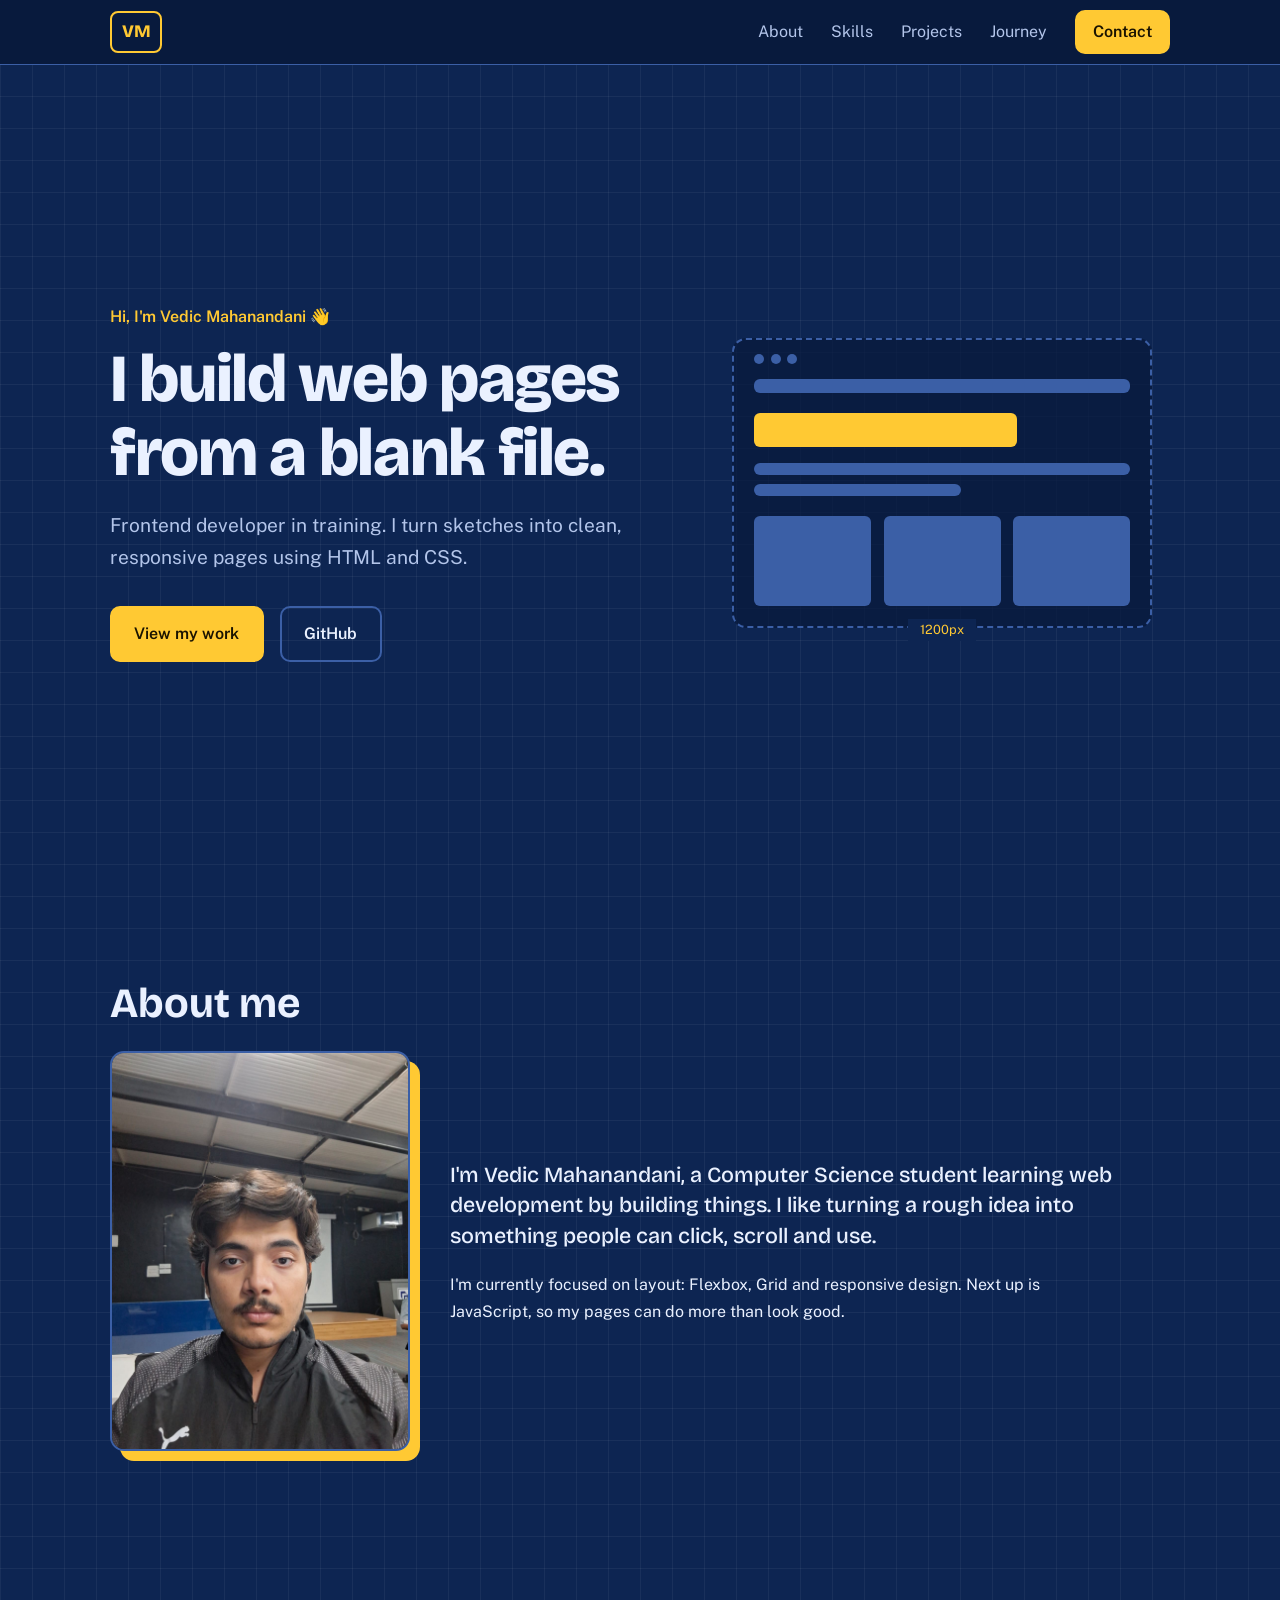
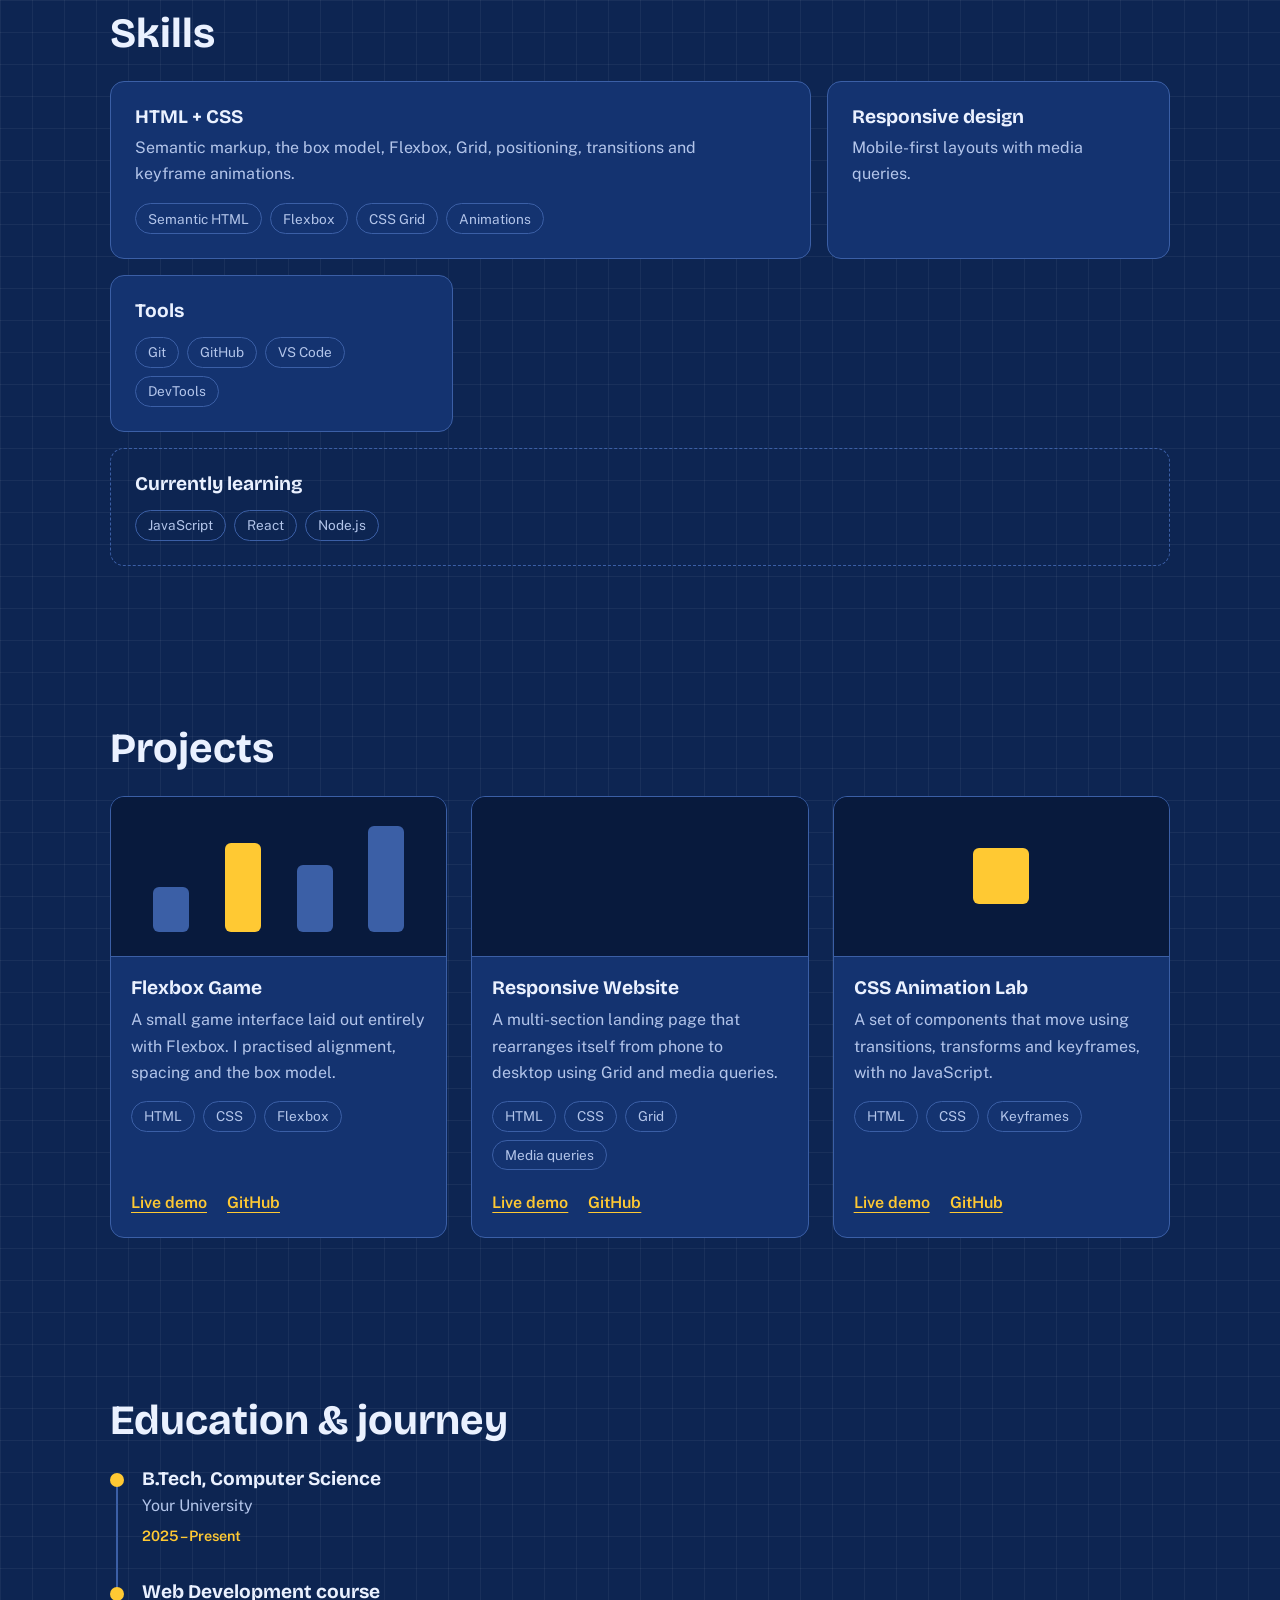
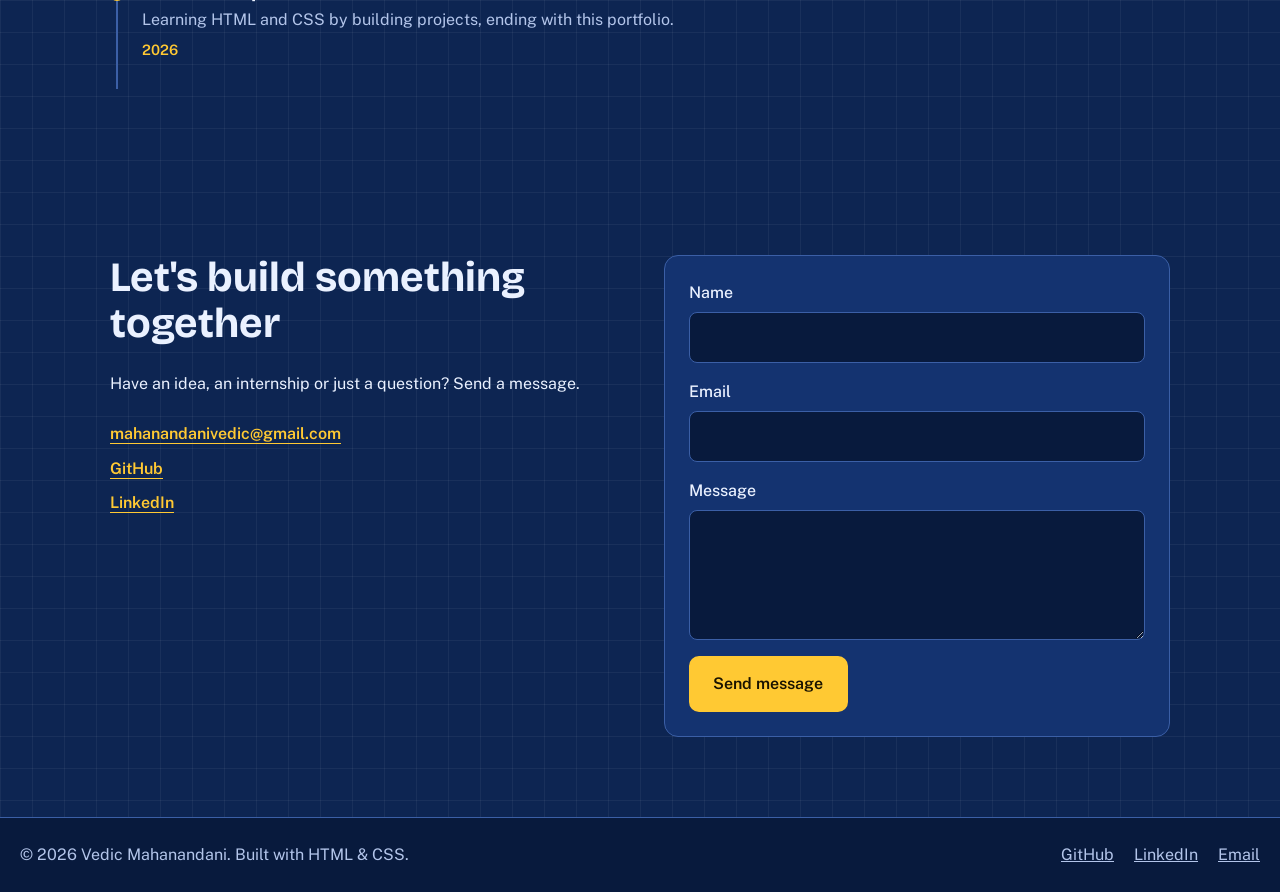
<file: index.html>
<!DOCTYPE html>
<html lang="en">
<head>
  
  <meta charset="UTF-8">
  <meta name="viewport" content="width=device-width, initial-scale=1">
  <title>Vedic Mahanandani — Frontend Developer</title>
  <meta name="description" content="Portfolio of Vedic Mahanandani, a frontend developer building clean, responsive websites with HTML and CSS.">
  <link rel="preconnect" href="https://fonts.googleapis.com">
  <link rel="preconnect" href="https://fonts.gstatic.com" crossorigin>
  <link href="https://fonts.googleapis.com/css2?family=Bricolage+Grotesque:opsz,wght@12..96,500;12..96,700;12..96,800&family=Public+Sans:wght@400;500;600&display=swap" rel="stylesheet">
  <link rel="stylesheet" href="style.css">
</head>
<body>

  <a class="skip-link" href="#main">Skip to content</a>

  <!-- ============ NAVBAR (sticky + CSS-only hamburger) ============ -->
  <header class="site-header">
    <nav class="navbar" aria-label="Main">
      <a class="logo" href="#hero" aria-label="Home">VM</a>

      <!-- Hidden checkbox powers the mobile menu without JavaScript -->
      <input type="checkbox" id="menu-toggle" class="menu-toggle">
      <label for="menu-toggle" class="menu-button" aria-label="Open menu">
        <span></span><span></span><span></span>
      </label>

      <ul class="nav-links">
        <li><a href="#about">About</a></li>
        <li><a href="#skills">Skills</a></li>
        <li><a href="#projects">Projects</a></li>
        <li><a href="#journey">Journey</a></li>
        <li><a href="#contact" class="btn btn-small">Contact</a></li>
      </ul>
    </nav>
  </header>

  <main id="main">

    <!-- ============ HERO ============ -->
    <section id="hero" class="hero">
      <div class="hero-text">
        <p class="hero-hello">Hi, I'm Vedic Mahanandani 👋</p>
        <h1>I build web pages from a blank file.</h1>
        <p class="hero-lead">
          Frontend developer in training. I turn sketches into clean,
          responsive pages using HTML and CSS.
        </p>
        <div class="hero-actions">
          <a href="#projects" class="btn">View my work</a>
          <a href="https://github.com/your-username" class="btn btn-outline" target="_blank" rel="noopener">GitHub</a>
        </div>
      </div>

      <!-- The one animated moment: a page "building itself" -->
      <div class="hero-visual" aria-hidden="true">
        <div class="blueprint">
          <div class="bp-bar"><i></i><i></i><i></i></div>
          <div class="bp-nav b1"></div>
          <div class="bp-title b2"></div>
          <div class="bp-line b3"></div>
          <div class="bp-line short b4"></div>
          <div class="bp-grid">
            <div class="b5"></div><div class="b6"></div><div class="b7"></div>
          </div>
          <span class="dim dim-w">1200px</span>
        </div>
      </div>
    </section>

    <!-- ============ ABOUT ============ -->
    <section id="about" class="section">
      <h2>About me</h2>
      <div class="about-grid">
        <!-- Put your photo at images/vedic.jpg (square or portrait works best) -->
        <figure class="portrait">
          <img src="vedic.jpg" alt="Portrait of Vedic Mahanandani" width="320" height="400">
        </figure>
        <div class="about-text">
          <p class="about-main">
            I'm Vedic Mahanandani, a Computer Science student learning web
            development by building things. I like turning a rough idea into
            something people can click, scroll and use.
          </p>
          <p>
            I'm currently focused on layout: Flexbox, Grid and responsive design.
            Next up is JavaScript, so my pages can do more than look good.
          </p>
        </div>
      </div>
    </section>

    <!-- ============ SKILLS (bento grid) ============ -->
    <section id="skills" class="section">
      <h2>Skills</h2>
      <div class="bento">
        <article class="tile tile-wide">
          <h3>HTML + CSS</h3>
          <p>Semantic markup, the box model, Flexbox, Grid, positioning, transitions and keyframe animations.</p>
          <ul class="pills">
            <li>Semantic HTML</li><li>Flexbox</li><li>CSS Grid</li><li>Animations</li>
          </ul>
        </article>
        <article class="tile">
          <h3>Responsive design</h3>
          <p>Mobile-first layouts with media queries.</p>
        </article>
        <article class="tile">
          <h3>Tools</h3>
          <ul class="pills">
            <li>Git</li><li>GitHub</li><li>VS Code</li><li>DevTools</li>
          </ul>
        </article>
        <article class="tile tile-learning">
          <h3>Currently learning</h3>
          <ul class="pills">
            <li>JavaScript</li><li>React</li><li>Node.js</li>
          </ul>
        </article>
      </div>
    </section>

    <!-- ============ PROJECTS ============ -->
    <section id="projects" class="section">
      <h2>Projects</h2>
      <div class="projects">

        <!-- TODO: replace titles, descriptions and links with your real projects -->
        <article class="card">
          <div class="thumb thumb-flex" aria-hidden="true">
            <span></span><span></span><span></span><span></span>
          </div>
          <div class="card-body">
            <h3>Flexbox Game</h3>
            <p>A small game interface laid out entirely with Flexbox. I practised alignment, spacing and the box model.</p>
            <ul class="pills"><li>HTML</li><li>CSS</li><li>Flexbox</li></ul>
            <div class="card-links">
              <a href="https://github.com/your-username/flexbox-game" target="_blank" rel="noopener">Live demo</a>
              <a href="https://github.com/your-username/flexbox-game" target="_blank" rel="noopener">GitHub</a>
            </div>
          </div>
        </article>

        <article class="card">
          <div class="thumb thumb-grid" aria-hidden="true">
            <span></span><span></span><span></span><span></span><span></span><span></span>
          </div>
          <div class="card-body">
            <h3>Responsive Website</h3>
            <p>A multi-section landing page that rearranges itself from phone to desktop using Grid and media queries.</p>
            <ul class="pills"><li>HTML</li><li>CSS</li><li>Grid</li><li>Media queries</li></ul>
            <div class="card-links">
              <a href="https://github.com/your-username/responsive-website" target="_blank" rel="noopener">Live demo</a>
              <a href="https://github.com/your-username/responsive-website" target="_blank" rel="noopener">GitHub</a>
            </div>
          </div>
        </article>

        <article class="card">
          <div class="thumb thumb-motion" aria-hidden="true">
            <span></span>
          </div>
          <div class="card-body">
            <h3>CSS Animation Lab</h3>
            <p>A set of components that move using transitions, transforms and keyframes, with no JavaScript.</p>
            <ul class="pills"><li>HTML</li><li>CSS</li><li>Keyframes</li></ul>
            <div class="card-links">
              <a href="https://github.com/your-username/css-animation-lab" target="_blank" rel="noopener">Live demo</a>
              <a href="https://github.com/your-username/css-animation-lab" target="_blank" rel="noopener">GitHub</a>
            </div>
          </div>
        </article>

      </div>
    </section>

    <!-- ============ EDUCATION / JOURNEY ============ -->
    <section id="journey" class="section">
      <h2>Education &amp; journey</h2>
      <ol class="timeline">
        <!-- TODO: edit with your real details -->
        <li>
          <h3>B.Tech, Computer Science</h3>
          <p>Your University</p>
          <span class="when">2025 – Present</span>
        </li>
        <li>
          <h3>Web Development course</h3>
          <p>Learning HTML and CSS by building projects, ending with this portfolio.</p>
          <span class="when">2026</span>
        </li>
      </ol>
    </section>

    <!-- ============ CONTACT ============ -->
    <section id="contact" class="section contact">
      <div>
        <h2>Let's build something together</h2>
        <p>Have an idea, an internship or just a question? Send a message.</p>
        <ul class="contact-links">
          <li><a href="mailto:mahanandanivedic@gmail.com">mahanandanivedic@gmail.com</a></li>
          <li><a href="https://github.com/vedicxp" target="_blank" rel="noopener">GitHub</a></li>
          <li><a href="https://www.linkedin.com/in/vedicxp" target="_blank" rel="noopener">LinkedIn</a></li>
        </ul>
      </div>

      <!-- Frontend-only form. mailto: opens the visitor's email app, no backend needed. -->
      <form class="form" action="mailto:mahanandanivedic@gmail.com" method="post" enctype="text/plain">
        <label>Name
          <input type="text" name="name" required autocomplete="name">
        </label>
        <label>Email
          <input type="email" name="email" required autocomplete="email">
        </label>
        <label>Message
          <textarea name="message" rows="4" required></textarea>
        </label>
        <button type="submit" class="btn">Send message</button>
      </form>
    </section>

  </main>

  <!-- ============ FOOTER ============ -->
  <footer class="footer">
    <p>© 2026 Vedic Mahanandani. Built with HTML &amp; CSS.</p>
    <ul>
      <li><a href="https://github.com/vedicxp" target="_blank" rel="noopener">GitHub</a></li>
      <li><a href="https://www.linkedin.com/in/your-username" target="_blank" rel="noopener">LinkedIn</a></li>
      <li><a href="mailto:mahanandanivedic@gmail.com">Email</a></li>
    </ul>
  </footer>

</body>
</html>
</file>
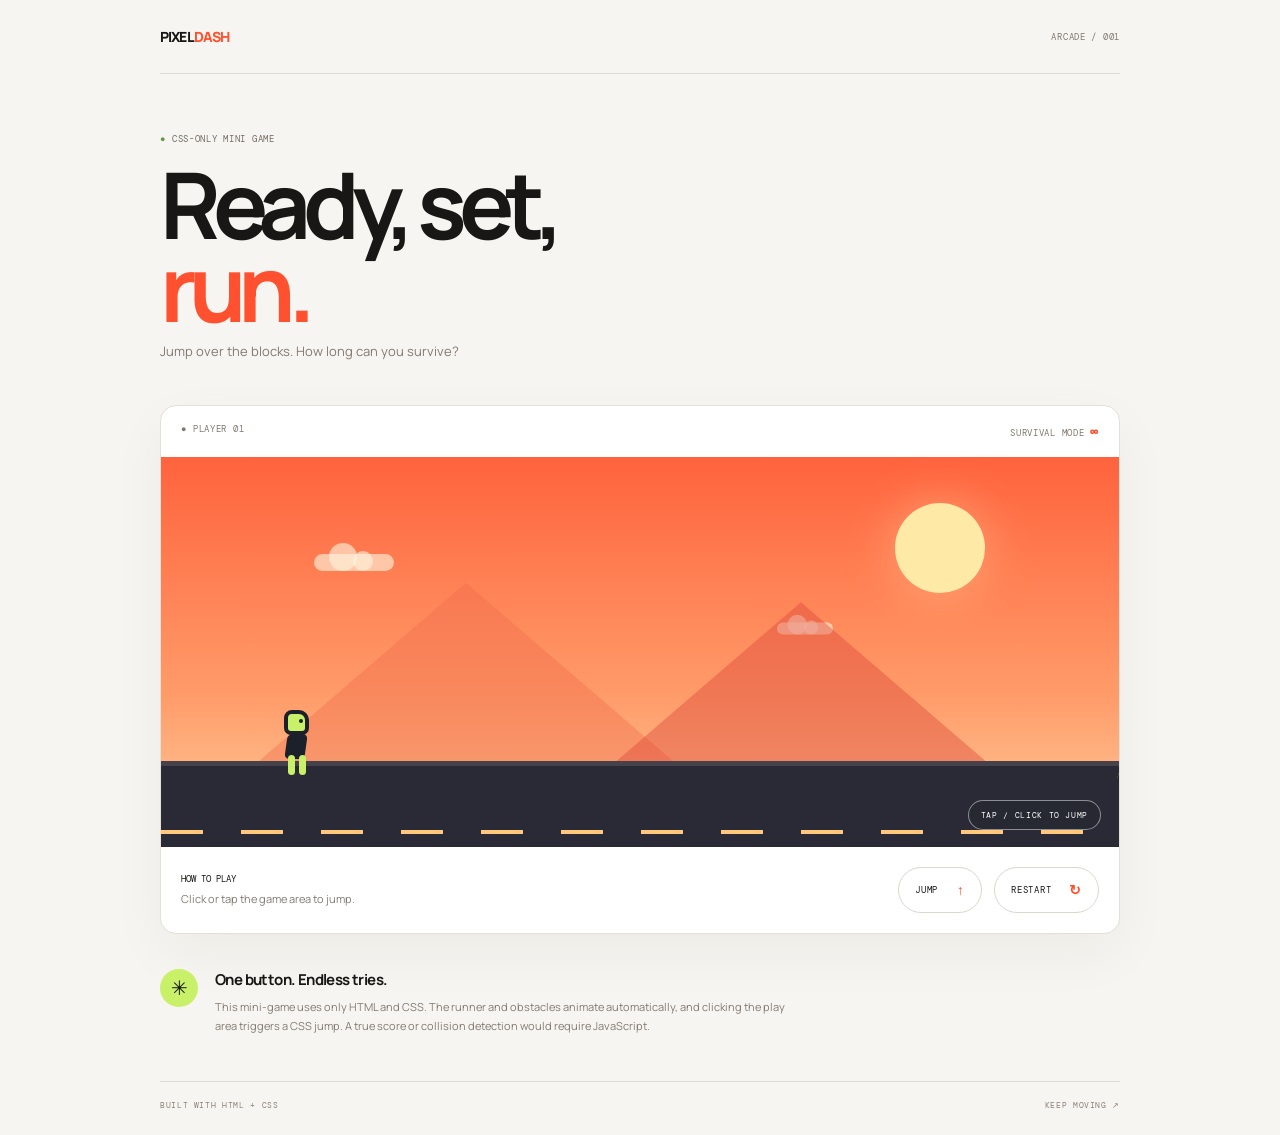
<file: proj1.html>
<!doctype html>
<html lang="en">
<head>
<meta charset="utf-8">
<meta name="viewport" content="width=device-width, initial-scale=1">
<title>Pixel Dash — CSS Only Game</title>
<style>
@import url('https://fonts.googleapis.com/css2?family=DM+Mono:wght@400;500&family=Manrope:wght@400;600;700;800&display=swap');

:root {
    --ink: #191715;
    --paper: #f7f5f1;
    --orange: #ff512f;
    --green: #c8f169;
    --muted: #827a72;
    --mono: 'DM Mono', monospace;
    --sans: 'Manrope', Arial, sans-serif
}

* { box-sizing: border-box }

body {
    margin: 0;
    background: var(--paper);
    color: var(--ink);
    font-family: var(--sans)
}

.shell {
    width: min(960px, calc(100% - 36px));
    margin: auto
}

header {
    height: 74px;
    border-bottom: 1px solid #ded9d1;
    display: flex;
    align-items: center;
    justify-content: space-between
}

.logo {
    font-weight: 800;
    letter-spacing: -.06em;
    text-decoration: none;
    color: var(--ink);
    font-size: 14px
}

.logo span {
    color: var(--orange)
}

.label,
.eyebrow,
.hud,
.button,
footer {
    font-family: var(--mono);
    font-size: 9px;
    letter-spacing: .08em
}

.label {
    color: var(--muted)
}

.intro {
    padding: 50px 0 32px
}

.eyebrow {
    color: #756d65
}

.eyebrow:first-letter {
    color: #5d9b43
}

h1 {
    font-size: clamp(56px, 9vw, 92px);
    line-height: .9;
    letter-spacing: -.09em;
    margin: 18px 0 12px
}

h1 span {
    color: var(--orange)
}

.sub {
    font-size: 13px;
    color: var(--muted)
}

.game {
    overflow: hidden;
    border: 1px solid #e4dfd7;
    border-radius: 16px;
    background: white;
    box-shadow: 0 20px 55px #31231a0c
}

.hud {
    display: flex;
    justify-content: space-between;
    padding: 17px 20px;
    color: #80786f
}

.hud b {
    color: var(--orange);
    font-size: 13px
}

#jump {
    position: absolute;
    opacity: 0;
    width: 1px;
    height: 1px
}

.world {
    height: clamp(250px, 43vw, 390px);
    position: relative;
    display: block;
    overflow: hidden;
    cursor: pointer;
    background: linear-gradient(#ff633d, #ff9b69 61%, #ffd0a0)
}

.sun {
    position: absolute;
    top: 12%;
    right: 14%;
    width: clamp(55px, 10vw, 90px);
    aspect-ratio: 1;
    border-radius: 50%;
    background: #ffe9a7;
    box-shadow: 0 0 50px #fff0b65c
}

.cloud {
    position: absolute;
    width: 80px;
    height: 17px;
    border-radius: 30px;
    background: #fff5df9c;
    animation: cloud 12s linear infinite
}

.cloud:before,
.cloud:after {
    content: "";
    position: absolute;
    bottom: 0;
    border-radius: 50%;
    background: inherit
}

.cloud:before {
    left: 15px;
    width: 28px;
    height: 28px
}

.cloud:after {
    left: 39px;
    width: 20px;
    height: 20px
}

.cloud1 {
    top: 25%;
    left: 16%
}

.cloud2 {
    top: 42%;
    left: 63%;
    transform: scale(.7);
    animation-delay: -5s
}

.mountain {
    position: absolute;
    bottom: 22%;
    width: 0;
    height: 0;
    border-left: 180px solid transparent;
    border-right: 180px solid transparent;
    border-bottom: 155px solid #d94336;
    opacity: .4
}

.m1 {
    left: 13%;
    transform: scale(1.3);
    border-bottom-color: #f06b4b
}

.m2 {
    left: 48%;
    transform: scale(1.05)
}

.ground {
    position: absolute;
    bottom: 0;
    width: 100%;
    height: 22%;
    background: #292a35;
    border-top: 5px solid #45424b
}

.stripes {
    position: absolute;
    bottom: 15%;
    width: 200%;
    height: 4px;
    background: repeating-linear-gradient(90deg, #ffc87d 0 42px, transparent 42px 80px);
    animation: track .75s linear infinite
}

.runner {
    position: absolute;
    z-index: 4;
    left: 12%;
    bottom: 18%;
    width: 36px;
    height: 66px;
    animation: bob .28s ease-in-out infinite alternate
}

.head {
    position: absolute;
    top: 0;
    left: 8px;
    width: 25px;
    height: 25px;
    border: 4px solid #1b202b;
    border-radius: 8px 10px 7px 7px;
    background: var(--green)
}

.head:after {
    content: "";
    position: absolute;
    right: 2px;
    top: 5px;
    width: 4px;
    height: 4px;
    border-radius: 50%;
    background: #1b202b
}

.body {
    position: absolute;
    top: 24px;
    left: 10px;
    width: 20px;
    height: 25px;
    background: #1b202b;
    border-radius: 5px;
    transform: skew(-8deg)
}

.leg {
    position: absolute;
    top: 45px;
    width: 7px;
    height: 20px;
    border-radius: 5px;
    background: var(--green);
    transform-origin: top
}

.leg1 {
    left: 12px;
    animation: legs .25s infinite alternate
}

.leg2 {
    left: 23px;
    animation: legs .25s infinite alternate-reverse
}

.obstacle {
    position: absolute;
    z-index: 3;
    bottom: 18%;
    width: 28px;
    height: 40px;
    background: var(--green);
    border: 3px solid #1b202b;
    clip-path: polygon(50% 0, 100% 100%, 0 100%);
    animation: obstacle 2.7s linear infinite
}

.o1 {
    left: 100%
}

.o2 {
    left: 100%;
    animation-delay: -1s;
    transform: scale(.75)
}

.o3 {
    left: 100%;
    animation-delay: -2s;
    transform: scale(1.15)
}

.coin {
    position: absolute;
    color: #fff0a8;
    font-size: 24px;
    animation: obstacle 3.5s linear infinite
}

.c1 {
    left: 100%;
    top: 45%;
    animation-delay: -.5s
}

.c2 {
    left: 100%;
    top: 62%;
    animation-delay: -2.2s
}

.hint {
    position: absolute;
    right: 18px;
    bottom: 17px;
    padding: 9px 12px;
    border: 1px solid #ffffff7a;
    border-radius: 99px;
    color: white;
    font: 8px var(--mono);
    letter-spacing: .08em;
    background: #1b202b22
}

#jump:checked + .world .runner {
    animation: jump .7s cubic-bezier(.3, .1, .6, 1)
}

#jump:checked + .world .o1,
#jump:checked + .world .o2,
#jump:checked + .world .o3 {
    animation-duration: 1.8s
}

.controls {
    display: flex;
    align-items: center;
    gap: 12px;
    padding: 20px
}

.controls p {
    display: flex;
    flex-direction: column;
    gap: 6px;
    flex: 1;
    margin: 0
}

.controls p b {
    font: 9px var(--mono)
}

.controls p span {
    font-size: 11px;
    color: var(--muted)
}

.button {
    display: inline-flex;
    align-items: center;
    justify-content: center;
    gap: 18px;
    padding: 13px 16px;
    border: 1px solid #dcd6cd;
    border-radius: 99px;
    cursor: pointer;
    color: var(--ink);
    background: white;
    text-decoration: none;
    transition: .2s
}

.button:hover {
    background: var(--ink);
    color: white;
    transform: translateY(-2px)
}

.button strong {
    color: var(--orange);
    font-size: 14px
}

.note {
    display: flex;
    gap: 17px;
    padding: 35px 0 45px
}

.star {
    display: grid;
    place-items: center;
    flex: 0 0 38px;
    height: 38px;
    border-radius: 50%;
    background: var(--green);
    font-size: 20px
}

.note h2 {
    font-size: 15px;
    letter-spacing: -.04em;
    margin: 0 0 7px
}

.note p {
    max-width: 580px;
    margin: 0;
    color: var(--muted);
    font-size: 11px;
    line-height: 1.8
}

footer {
    display: flex;
    justify-content: space-between;
    padding: 18px 0 25px;
    border-top: 1px solid #ded9d1;
    color: #898178;
    font-size: 8px
}

@keyframes track {
    to {
        transform: translateX(-80px)
    }
}

@keyframes obstacle {
    from {
        left: 105%
    }

    to {
        left: -10%
    }
}

@keyframes bob {
    to {
        transform: translateY(-3px)
    }
}

@keyframes legs {
    to {
        transform: rotate(35deg)
    }
}

@keyframes cloud {
    to {
        translate: -180px
    }
}

@keyframes jump {
    0% {
        transform: translateY(0)
    }

    38% {
        transform: translateY(-125px) rotate(-8deg)
    }

    70% {
        transform: translateY(-105px) rotate(4deg)
    }

    100% {
        transform: translateY(0)
    }
}

@media(max-width:600px) {
    .intro {
        padding-top: 42px
    }

    .hud {
        padding: 14px;
        font-size: 8px
    }

    .controls {
        flex-wrap: wrap;
        padding: 15px
    }

    .controls p {
        flex-basis: 100%;
        padding-bottom: 5px
    }

    .button {
        flex: 1
    }

    .runner {
        left: 9%;
        transform-origin: bottom left
    }

    .mountain {
        border-left-width: 120px;
        border-right-width: 120px;
        border-bottom-width: 115px
    }

    footer {
        font-size: 7px
    }
}

@media(prefers-reduced-motion:reduce) {

    *,
    *:before,
    *:after {
        animation-duration: 2s !important;
        scroll-behavior: auto !important
    }
}
</style>
</head>
<body>
<main class="shell">
  <header><a class="logo" href="#">PIXEL<span>DASH</span></a><span class="label">ARCADE / 001</span></header>
  <section class="intro">
    <p class="eyebrow">● CSS-ONLY MINI GAME</p>
    <h1>Ready, set,<br><span>run.</span></h1>
    <p class="sub">Jump over the blocks. How long can you survive?</p>
  </section>
  <section class="game">
    <div class="hud"><span>● PLAYER 01</span><span>SURVIVAL MODE <b>∞</b></span></div>
    <input id="jump" type="checkbox">
    <label class="world" for="jump" title="Click or tap to jump">
      <div class="sun"></div><div class="cloud cloud1"></div><div class="cloud cloud2"></div>
      <div class="mountain m1"></div><div class="mountain m2"></div>
      <div class="ground"><div class="stripes"></div></div>
      <div class="runner"><i class="head"></i><i class="body"></i><i class="leg leg1"></i><i class="leg leg2"></i></div>
      <div class="obstacle o1"></div><div class="obstacle o2"></div><div class="obstacle o3"></div>
      <div class="coin c1">✦</div><div class="coin c2">✦</div>
      <span class="hint">TAP / CLICK TO JUMP</span>
    </label>
    <div class="controls">
      <p><b>HOW TO PLAY</b><span>Click or tap the game area to jump.</span></p>
      <label class="button" for="jump">JUMP <strong>↑</strong></label>
      <a class="button restart" href="index.html">RESTART <strong>↻</strong></a>
    </div>
  </section>
  <section class="note"><div class="star">✳</div><div><h2>One button. Endless tries.</h2><p>This mini-game uses only HTML and CSS. The runner and obstacles animate automatically, and clicking the play area triggers a CSS jump. A true score or collision detection would require JavaScript.</p></div></section>
  <footer><span>BUILT WITH HTML + CSS</span><span>KEEP MOVING ↗</span></footer>
</main>
</body>
</html>
</file>
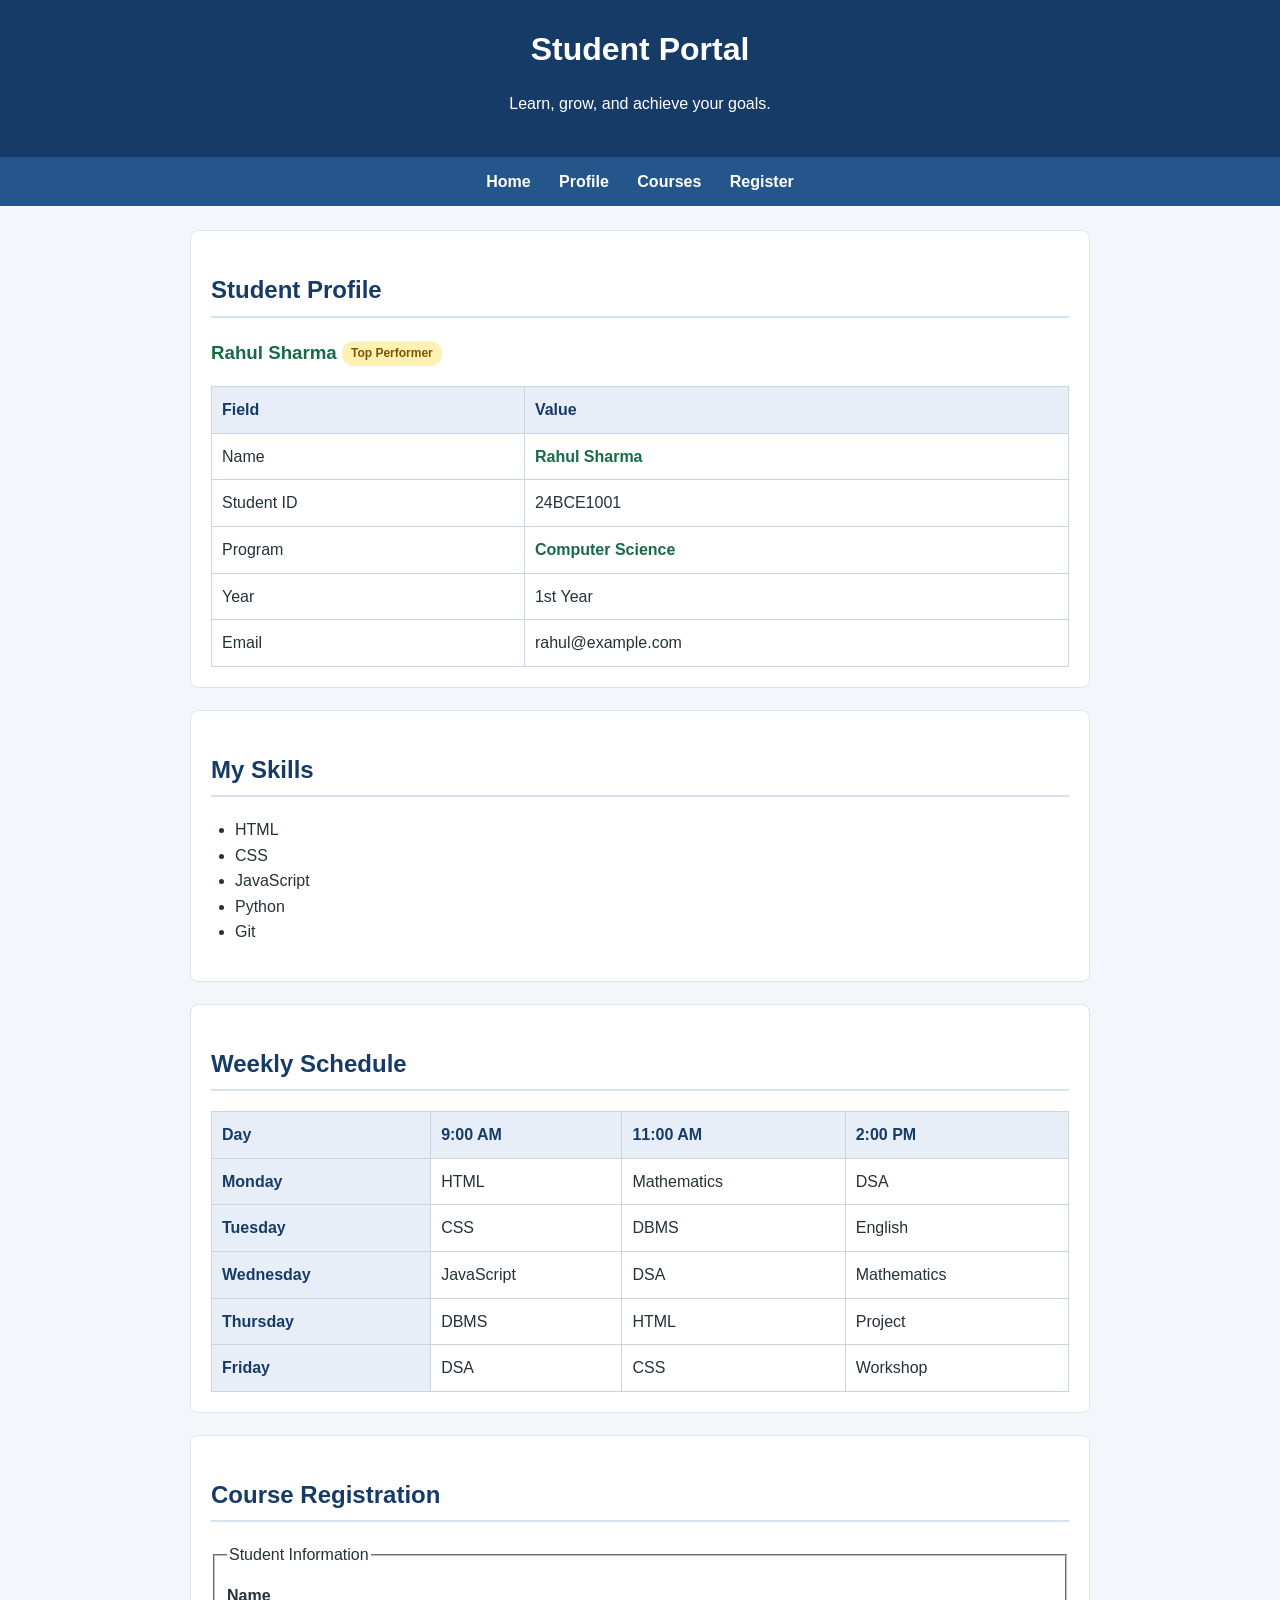
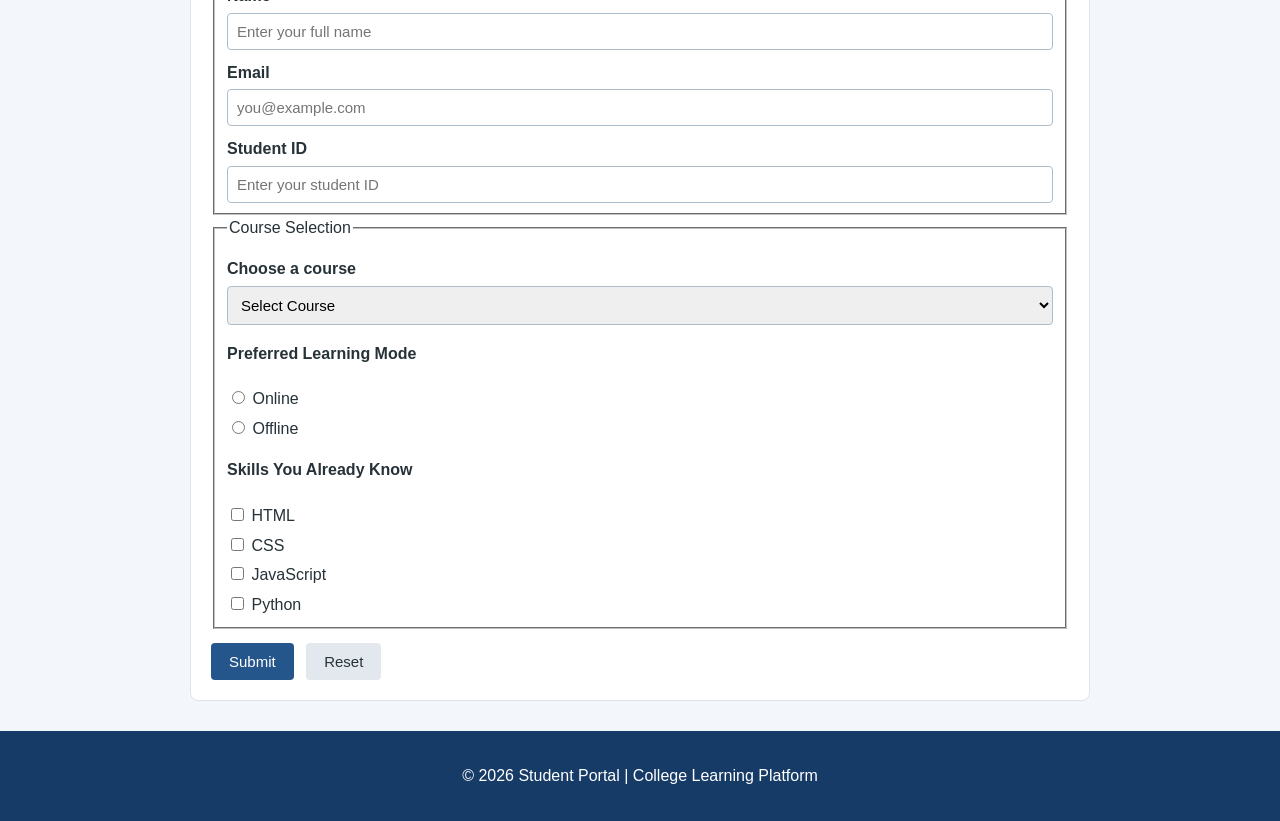
<file: proj2.html>
<!DOCTYPE html>
<html lang="en">
<head>
    <meta charset="UTF-8">
    <meta name="viewport" content="width=device-width, initial-scale=1.0">
    <title>Student Portal</title>

    <style>
        /* Element selectors */
        body {
            font-family: Arial, sans-serif;
            background-color: #f3f6fb;
            color: #263238;
            margin: 0;
            padding: 0;
            line-height: 1.6;
        }

        header {
            background-color: #173b67;
            color: white;
            text-align: center;
            padding: 24px 12px;
        }

        h1 {
            color: #ffffff;
            margin: 0;
        }

        h2 {
            color: #173b67;
            border-bottom: 2px solid #d6e2f0;
            padding-bottom: 6px;
        }

        nav {
            background-color: #24558b;
            text-align: center;
            padding: 12px;
        }

        nav a {
            color: white;
            text-decoration: none;
            margin: 0 12px;
            font-weight: bold;
        }

        nav a:hover {
            text-decoration: underline;
        }

        main {
            max-width: 900px;
            margin: 24px auto;
            padding: 0 18px;
        }

        section {
            background-color: white;
            margin-bottom: 22px;
            padding: 20px;
            border: 1px solid #dce4ee;
            border-radius: 8px;
        }

        table {
            width: 100%;
            border-collapse: collapse;
            margin-top: 12px;
        }

        th, td {
            border: 1px solid #cbd5e1;
            padding: 10px;
            text-align: left;
        }

        th {
            background-color: #e7eef8;
            color: #173b67;
        }

        ul {
            padding-left: 24px;
        }

        label {
            display: inline-block;
            margin-top: 10px;
            font-weight: bold;
        }

        input[type="text"],
        input[type="email"],
        select {
            width: 100%;
            box-sizing: border-box;
            padding: 9px;
            margin-top: 4px;
            border: 1px solid #aebdce;
            border-radius: 4px;
            font-size: 15px;
        }

        .choice {
            margin-right: 16px;
        }

        .choice label {
            font-weight: normal;
            margin-top: 4px;
        }

        button {
            padding: 10px 18px;
            margin: 14px 8px 0 0;
            border: none;
            border-radius: 4px;
            cursor: pointer;
            font-size: 15px;
        }

        .submit-button {
            background-color: #24558b;
            color: white;
        }

        .reset-button {
            background-color: #e3e8ef;
            color: #263238;
        }

        /* Class selector */
        .highlight {
            color: #176b45;
            font-weight: bold;
        }

        .badge {
            display: inline-block;
            background-color: #fff0b3;
            color: #795600;
            padding: 3px 9px;
            border-radius: 12px;
            font-size: 12px;
            font-weight: bold;
            vertical-align: middle;
        }

        /* ID selector */
        #student-name {
            color: #176b45;
        }

        footer {
            background-color: #173b67;
            color: white;
            text-align: center;
            padding: 16px;
            margin-top: 30px;
        }

        @media (max-width: 600px) {
            nav a {
                display: inline-block;
                margin: 4px 8px;
            }

            section {
                padding: 14px;
                overflow-x: auto;
            }

            th, td {
                padding: 7px;
                font-size: 14px;
            }
        }
    </style>
</head>

<body>
    <header id="home">
        <h1>Student Portal</h1>
        <p>Learn, grow, and achieve your goals.</p>
    </header>

    <nav aria-label="Main navigation">
        <a href="#home">Home</a>
        <a href="#profile">Profile</a>
        <a href="#courses">Courses</a>
        <a href="#register">Register</a>
    </nav>

    <main>
        <section id="profile">
            <h2>Student Profile</h2>
            <h3 id="student-name">
                Rahul Sharma <span class="badge">Top Performer</span>
            </h3>

            <table>
                <thead>
                    <tr>
                        <th scope="col">Field</th>
                        <th scope="col">Value</th>
                    </tr>
                </thead>
                <tbody>
                    <tr>
                        <td>Name</td>
                        <td class="highlight">Rahul Sharma</td>
                    </tr>
                    <tr>
                        <td>Student ID</td>
                        <td>24BCE1001</td>
                    </tr>
                    <tr>
                        <td>Program</td>
                        <td class="highlight">Computer Science</td>
                    </tr>
                    <tr>
                        <td>Year</td>
                        <td>1st Year</td>
                    </tr>
                    <tr>
                        <td>Email</td>
                        <td>rahul@example.com</td>
                    </tr>
                </tbody>
            </table>
        </section>

        <section id="skills">
            <h2>My Skills</h2>
            <ul>
                <li>HTML</li>
                <li>CSS</li>
                <li>JavaScript</li>
                <li>Python</li>
                <li>Git</li>
            </ul>
        </section>

        <section id="courses">
            <h2>Weekly Schedule</h2>
            <table>
                <thead>
                    <tr>
                        <th scope="col">Day</th>
                        <th scope="col">9:00 AM</th>
                        <th scope="col">11:00 AM</th>
                        <th scope="col">2:00 PM</th>
                    </tr>
                </thead>
                <tbody>
                    <tr>
                        <th scope="row">Monday</th>
                        <td>HTML</td>
                        <td>Mathematics</td>
                        <td>DSA</td>
                    </tr>
                    <tr>
                        <th scope="row">Tuesday</th>
                        <td>CSS</td>
                        <td>DBMS</td>
                        <td>English</td>
                    </tr>
                    <tr>
                        <th scope="row">Wednesday</th>
                        <td>JavaScript</td>
                        <td>DSA</td>
                        <td>Mathematics</td>
                    </tr>
                    <tr>
                        <th scope="row">Thursday</th>
                        <td>DBMS</td>
                        <td>HTML</td>
                        <td>Project</td>
                    </tr>
                    <tr>
                        <th scope="row">Friday</th>
                        <td>DSA</td>
                        <td>CSS</td>
                        <td>Workshop</td>
                    </tr>
                </tbody>
            </table>
        </section>

        <section id="register">
            <h2>Course Registration</h2>
            <form action="#" method="get">
                <fieldset>
                    <legend>Student Information</legend>

                    <label for="full-name">Name</label>
                    <input type="text" id="full-name" name="full-name"
                           placeholder="Enter your full name" required>

                    <label for="email">Email</label>
                    <input type="email" id="email" name="email"
                           placeholder="you@example.com" required>

                    <label for="student-id">Student ID</label>
                    <input type="text" id="student-id" name="student-id"
                           placeholder="Enter your student ID" required>
                </fieldset>

                <fieldset>
                    <legend>Course Selection</legend>

                    <label for="course">Choose a course</label>
                    <select id="course" name="course" required>
                        <option value="">Select Course</option>
                        <option value="html-css">HTML &amp; CSS</option>
                        <option value="javascript">JavaScript</option>
                        <option value="python">Python</option>
                        <option value="data-structures">Data Structures</option>
                        <option value="database-management">Database Management</option>
                    </select>

                    <p><strong>Preferred Learning Mode</strong></p>
                    <div class="choice">
                        <input type="radio" id="online" name="learning-mode"
                               value="online" required>
                        <label for="online">Online</label>
                    </div>
                    <div class="choice">
                        <input type="radio" id="offline" name="learning-mode"
                               value="offline">
                        <label for="offline">Offline</label>
                    </div>

                    <p><strong>Skills You Already Know</strong></p>
                    <div class="choice">
                        <input type="checkbox" id="skill-html" name="skills"
                               value="HTML">
                        <label for="skill-html">HTML</label>
                    </div>
                    <div class="choice">
                        <input type="checkbox" id="skill-css" name="skills"
                               value="CSS">
                        <label for="skill-css">CSS</label>
                    </div>
                    <div class="choice">
                        <input type="checkbox" id="skill-javascript" name="skills"
                               value="JavaScript">
                        <label for="skill-javascript">JavaScript</label>
                    </div>
                    <div class="choice">
                        <input type="checkbox" id="skill-python" name="skills"
                               value="Python">
                        <label for="skill-python">Python</label>
                    </div>
                </fieldset>

                <button type="submit" class="submit-button">Submit</button>
                <button type="reset" class="reset-button">Reset</button>
            </form>
        </section>
    </main>

    <footer>
        <p>&copy; 2026 Student Portal | College Learning Platform</p>
    </footer>
</body>
</html>
</file>
<file: style.css>
/* =========================================================
   PORTFOLIO — "Blueprint" theme
   Sections: 1 Tokens · 2 Base · 3 Navbar · 4 Hero · 5 Sections
             6 Skills · 7 Projects · 8 Timeline · 9 Contact
             10 Footer · 11 Responsive · 12 Reduced motion
   ========================================================= */

/* ---------- 1. DESIGN TOKENS (CSS variables) ---------- */
:root {
  --bg: #0d2552;          /* blueprint blue */
  --bg-deep: #081a3d;     /* darker blue for header/footer */
  --surface: #143370;     /* cards */
  --line: #3b5fa6;        /* drafting lines */
  --text: #eaf1ff;
  --muted: #b3c5ea;
  --accent: #ffc933;      /* safety yellow */
  --accent-ink: #1a1300;  /* text on yellow */

  --font-head: "Bricolage Grotesque", "Segoe UI", system-ui, sans-serif;
  --font-body: "Public Sans", "Segoe UI", system-ui, sans-serif;

  --radius: 14px;
  --max: 1100px;
  --header-h: 64px;
}

/* ---------- 2. BASE ---------- */
*, *::before, *::after { box-sizing: border-box; }   /* box model: width includes padding+border */

html {
  scroll-behavior: smooth;
  scroll-padding-top: calc(var(--header-h) + 16px);  /* sticky header won't cover section titles */
}

body {
  margin: 0;
  font-family: var(--font-body);
  line-height: 1.65;
  color: var(--text);
  background-color: var(--bg);
  /* Graph-paper grid drawn with two repeating gradients */
  background-image:
    linear-gradient(rgba(255,255,255,.05) 1px, transparent 1px),
    linear-gradient(90deg, rgba(255,255,255,.05) 1px, transparent 1px);
  background-size: 32px 32px;
}

h1, h2, h3 { font-family: var(--font-head); line-height: 1.1; margin: 0; }
h1 { font-size: clamp(2.4rem, 6vw, 4.2rem); font-weight: 800; letter-spacing: -0.02em; }
h2 { font-size: clamp(1.8rem, 4vw, 2.6rem); font-weight: 700; margin-bottom: 1.5rem; }
h3 { font-size: 1.2rem; font-weight: 700; }
p  { margin: 0 0 1em; max-width: 62ch; }
ul, ol { list-style: none; margin: 0; padding: 0; }
a  { color: inherit; }

a:focus-visible, button:focus-visible, input:focus-visible,
textarea:focus-visible, .menu-button:focus-visible {
  outline: 3px solid var(--accent);
  outline-offset: 3px;
}

.skip-link {
  position: absolute;
  left: 1rem; top: -4rem;           /* hidden above the screen until focused */
  background: var(--accent);
  color: var(--accent-ink);
  padding: .5rem 1rem;
  border-radius: 8px;
  z-index: 200;
}
.skip-link:focus { top: 1rem; }

/* ---------- Buttons ---------- */
.btn {
  display: inline-block;
  padding: .8rem 1.4rem;
  background: var(--accent);
  color: var(--accent-ink);
  font-weight: 600;
  text-decoration: none;
  border: 2px solid var(--accent);
  border-radius: 10px;
  /* TRANSITION: animates only the properties that change on hover */
  transition: transform .2s ease, background-color .2s ease, color .2s ease;
}
.btn:hover { transform: translateY(-3px); }
.btn-outline { background: transparent; color: var(--text); border-color: var(--line); }
.btn-outline:hover { border-color: var(--accent); color: var(--accent); }
.btn-small { padding: .45rem 1rem; }

/* ---------- Pills (used for skills + tech tags) ---------- */
.pills { display: flex; flex-wrap: wrap; gap: .5rem; margin-top: 1rem; }
.pills li {
  padding: .2rem .75rem;
  font-size: .85rem;
  border: 1px solid var(--line);
  border-radius: 999px;
  color: var(--muted);
}

/* ---------- 3. NAVBAR ---------- */
.site-header {
  position: sticky;                  /* stays at the top while scrolling */
  top: 0;
  z-index: 100;                      /* sits above all page content */
  background: var(--bg-deep);
  border-bottom: 1px solid var(--line);
}

.navbar {
  display: flex;                     /* logo left, links right */
  justify-content: space-between;
  align-items: center;
  max-width: var(--max);
  height: var(--header-h);
  margin: 0 auto;
  padding: 0 1.25rem;
}

.logo {
  font-family: var(--font-head);
  font-weight: 800;
  font-size: 1.1rem;
  text-decoration: none;
  padding: .25rem .6rem;
  border: 2px solid var(--accent);
  color: var(--accent);
  border-radius: 8px;
}

.nav-links { display: flex; align-items: center; gap: 1.75rem; }
.nav-links a { text-decoration: none; color: var(--muted); transition: color .2s ease; }
.nav-links a:hover { color: var(--text); }
.nav-links .btn { color: var(--accent-ink); }

/* Hamburger is hidden on desktop */
.menu-toggle { position: absolute; opacity: 0; pointer-events: none; }
.menu-button { display: none; }

/* ---------- 4. HERO ---------- */
.hero {
  display: grid;                     /* two columns: text | visual */
  grid-template-columns: 1.1fr .9fr;
  align-items: center;
  gap: 3rem;
  max-width: var(--max);
  min-height: calc(100vh - var(--header-h));
  margin: 0 auto;
  padding: 3rem 1.25rem;
}

.hero-hello { color: var(--accent); font-weight: 600; margin-bottom: .75rem; }
.hero-lead  { font-size: 1.2rem; color: var(--muted); margin: 1.25rem 0 2rem; }
.hero-actions { display: flex; flex-wrap: wrap; gap: 1rem; }

/* The blueprint "page" that builds itself */
.hero-visual { display: flex; justify-content: center; }

.blueprint {
  position: relative;                /* anchor for the absolutely-positioned dimension label */
  width: 100%;
  max-width: 420px;
  padding: 0 1.25rem 1.25rem;
  background: rgba(8, 26, 61, .75);
  border: 2px dashed var(--line);
  border-radius: var(--radius);
  /* KEYFRAME ANIMATION #1: gentle floating, loops forever */
  animation: float 6s ease-in-out infinite;
}

.bp-bar { display: flex; gap: .4rem; padding: .9rem 0; }
.bp-bar i { width: 10px; height: 10px; border-radius: 50%; background: var(--line); }

/* Wireframe pieces. Each one "draws" in with a staggered delay. */
.bp-nav, .bp-title, .bp-line, .bp-grid > div {
  background: var(--line);
  border-radius: 6px;
  transform-origin: left center;
  /* KEYFRAME ANIMATION #2: build-in. "both" keeps the start state during the delay */
  animation: draw .6s ease-out both;
}
.bp-nav   { height: 14px; margin-bottom: 1.25rem; }
.bp-title { height: 34px; width: 70%; margin-bottom: 1rem; background: var(--accent); }
.bp-line  { height: 12px; margin-bottom: .6rem; }
.bp-line.short { width: 55%; margin-bottom: 1.25rem; }
.bp-grid  { display: grid; grid-template-columns: repeat(3, 1fr); gap: .75rem; }
.bp-grid > div { height: 90px; }

.b1 { animation-delay: .3s; }
.b2 { animation-delay: .6s; }
.b3 { animation-delay: .9s; }
.b4 { animation-delay: 1.1s; }
.b5 { animation-delay: 1.4s; }
.b6 { animation-delay: 1.6s; }
.b7 { animation-delay: 1.8s; }

.dim {
  position: absolute;                /* pinned to the bottom edge of .blueprint */
  left: 50%;
  bottom: -.9rem;
  transform: translateX(-50%);
  padding: 0 .75rem;
  background: var(--bg);
  color: var(--accent);
  font-size: .8rem;
}

@keyframes float {
  0%, 100% { transform: translateY(0); }
  50%      { transform: translateY(-12px); }
}
@keyframes draw {
  from { transform: scaleX(0); opacity: 0; }
  to   { transform: scaleX(1); opacity: 1; }
}

/* ---------- 5. GENERIC SECTION ---------- */
.section {
  max-width: var(--max);
  margin: 0 auto;
  padding: 5rem 1.25rem;
}

.about-grid {
  display: grid;
  grid-template-columns: 300px 1fr;
  gap: 2.5rem;
  align-items: center;
}

/* Photo frame: dashed blueprint border + offset yellow shadow */
.portrait { margin: 0; }
.portrait img {
  display: block;
  width: 100%;
  max-width: 300px;
  aspect-ratio: 4 / 5;
  object-fit: cover;                 /* crops to fit without stretching */
  background: var(--bg-deep);        /* shows if the image is missing */
  border: 2px solid var(--line);
  border-radius: var(--radius);
  box-shadow: 10px 10px 0 var(--accent);
}
.about-main { font-size: 1.35rem; font-family: var(--font-head); font-weight: 500; line-height: 1.4; }

/* ---------- 6. SKILLS (bento grid) ---------- */
.bento {
  display: grid;
  grid-template-columns: repeat(3, 1fr);
  gap: 1rem;
}
.tile {
  padding: 1.5rem;
  background: var(--surface);
  border: 1px solid var(--line);
  border-radius: var(--radius);
}
.tile p { color: var(--muted); margin: .5rem 0 0; }
.tile-wide { grid-column: span 2; }           /* this tile takes two columns */
.tile-learning {
  grid-column: span 3;
  background: transparent;
  border-style: dashed;                       /* dashed = "work in progress" */
}

/* ---------- 7. PROJECTS ---------- */
.projects {
  display: grid;
  grid-template-columns: repeat(3, 1fr);
  gap: 1.5rem;
}

.card {
  display: flex;                              /* stack thumbnail + body; links stay at the bottom */
  flex-direction: column;
  overflow: hidden;
  background: var(--surface);
  border: 1px solid var(--line);
  border-radius: var(--radius);
  transition: transform .25s ease, border-color .25s ease;
}
.card:hover { transform: translateY(-8px); border-color: var(--accent); }

.card-body { display: flex; flex-direction: column; flex: 1; padding: 1.25rem; }
.card-body p { color: var(--muted); margin: .6rem 0 0; }
.card-body .pills { margin-top: .9rem; }
.card-links { display: flex; gap: 1.25rem; margin-top: auto; padding-top: 1.25rem; font-weight: 600; }
.card-links a { color: var(--accent); text-underline-offset: 4px; }

/* Thumbnails are pure CSS so there are no broken images.
   Swap them for real screenshots: <img src="images/project-1.png" alt="..."> */
.thumb {
  display: grid;
  place-items: center;
  height: 160px;
  background: var(--bg-deep);
  border-bottom: 1px solid var(--line);
}
.thumb span { display: block; background: var(--line); border-radius: 6px; }

.thumb-flex { display: flex; align-items: flex-end; justify-content: space-around; padding: 1.5rem; }
.thumb-flex span { width: 36px; }
.thumb-flex span:nth-child(1) { height: 40%; }
.thumb-flex span:nth-child(2) { height: 80%; background: var(--accent); }
.thumb-flex span:nth-child(3) { height: 60%; }
.thumb-flex span:nth-child(4) { height: 95%; }

.thumb-grid { grid-template-columns: repeat(3, 56px); gap: .5rem; place-content: center; }
.thumb-grid span { height: 40px; }
.thumb-grid span:nth-child(1), .thumb-grid span:nth-child(5) { background: var(--accent); }

.thumb-motion span { width: 56px; height: 56px; background: var(--accent); animation: spin-pop 3s ease-in-out infinite; }
@keyframes spin-pop {
  0%, 100% { transform: rotate(0) scale(1); border-radius: 6px; }
  50%      { transform: rotate(180deg) scale(1.3); border-radius: 50%; }
}

/* ---------- 8. TIMELINE ---------- */
.timeline { position: relative; padding-left: 2rem; max-width: 640px; }
.timeline::before {                           /* the vertical line */
  content: "";
  position: absolute;
  left: 6px; top: 6px; bottom: 6px;
  width: 2px;
  background: var(--line);
}
.timeline li { position: relative; padding-bottom: 2rem; }
.timeline li::before {                        /* the dot on the line */
  content: "";
  position: absolute;
  left: -2rem; top: .35rem;
  width: 14px; height: 14px;
  background: var(--accent);
  border-radius: 50%;
}
.timeline p { color: var(--muted); margin: .25rem 0; }
.when { color: var(--accent); font-size: .9rem; font-weight: 600; }

/* ---------- 9. CONTACT ---------- */
.contact {
  display: grid;
  grid-template-columns: 1fr 1fr;
  gap: 3rem;
  align-items: start;
}
.contact-links { display: grid; gap: .5rem; margin-top: 1.5rem; }
.contact-links a { color: var(--accent); font-weight: 600; text-underline-offset: 4px; }

.form {
  display: grid;
  gap: 1rem;
  padding: 1.5rem;
  background: var(--surface);
  border: 1px solid var(--line);
  border-radius: var(--radius);
}
.form label { display: grid; gap: .35rem; font-weight: 500; }
.form input, .form textarea {
  width: 100%;
  padding: .7rem .9rem;
  font: inherit;
  color: var(--text);
  background: var(--bg-deep);
  border: 1px solid var(--line);
  border-radius: 8px;
  transition: border-color .2s ease;
}
.form input:hover, .form textarea:hover { border-color: var(--muted); }
.form button { cursor: pointer; font: inherit; font-weight: 600; justify-self: start; }

/* ---------- 10. FOOTER ---------- */
.footer {
  display: flex;
  flex-wrap: wrap;
  justify-content: space-between;
  gap: 1rem;
  padding: 1.5rem 1.25rem;
  background: var(--bg-deep);
  border-top: 1px solid var(--line);
  color: var(--muted);
}
.footer p { margin: 0; }
.footer ul { display: flex; gap: 1.25rem; }
.footer a:hover { color: var(--accent); }

/* ---------- 11. RESPONSIVE (desktop-first, two breakpoints) ---------- */
@media (max-width: 900px) {
  .hero { grid-template-columns: 1fr; min-height: auto; padding-top: 2rem; }
  .hero-visual { order: -1; }                 /* show the visual above the text on tablet/mobile */
  .blueprint { max-width: 320px; }
  .about-grid, .contact { grid-template-columns: 1fr; }
  .portrait img { max-width: 240px; }
  .bento, .projects { grid-template-columns: repeat(2, 1fr); }
  .tile-wide, .tile-learning { grid-column: span 2; }
}

@media (max-width: 640px) {
  /* Hamburger button */
  .menu-button {
    display: flex;
    flex-direction: column;
    gap: 5px;
    padding: .6rem;
    cursor: pointer;
  }
  .menu-button span { width: 24px; height: 2px; background: var(--text); transition: transform .25s ease, opacity .25s ease; }

  /* Links drop down under the header; hidden until the checkbox is checked */
  .nav-links {
    position: absolute;
    top: var(--header-h);
    left: 0; right: 0;
    flex-direction: column;
    align-items: flex-start;
    gap: 1rem;
    padding: 1.25rem;
    background: var(--bg-deep);
    border-bottom: 1px solid var(--line);
    display: none;
  }
  .menu-toggle:checked ~ .nav-links { display: flex; }

  /* Turn the three bars into an X when open */
  .menu-toggle:checked ~ .menu-button span:nth-child(1) { transform: translateY(7px) rotate(45deg); }
  .menu-toggle:checked ~ .menu-button span:nth-child(2) { opacity: 0; }
  .menu-toggle:checked ~ .menu-button span:nth-child(3) { transform: translateY(-7px) rotate(-45deg); }

  .section { padding: 3.5rem 1.25rem; }
  .bento, .projects { grid-template-columns: 1fr; }
  .tile-wide, .tile-learning { grid-column: auto; }
  .footer { flex-direction: column; }
}

/* ---------- 12. ACCESSIBILITY: respect "reduce motion" ---------- */
@media (prefers-reduced-motion: reduce) {
  *, *::before, *::after {
    animation-duration: .01ms !important;
    animation-iteration-count: 1 !important;
    transition-duration: .01ms !important;
    scroll-behavior: auto !important;
  }
}
</file>
